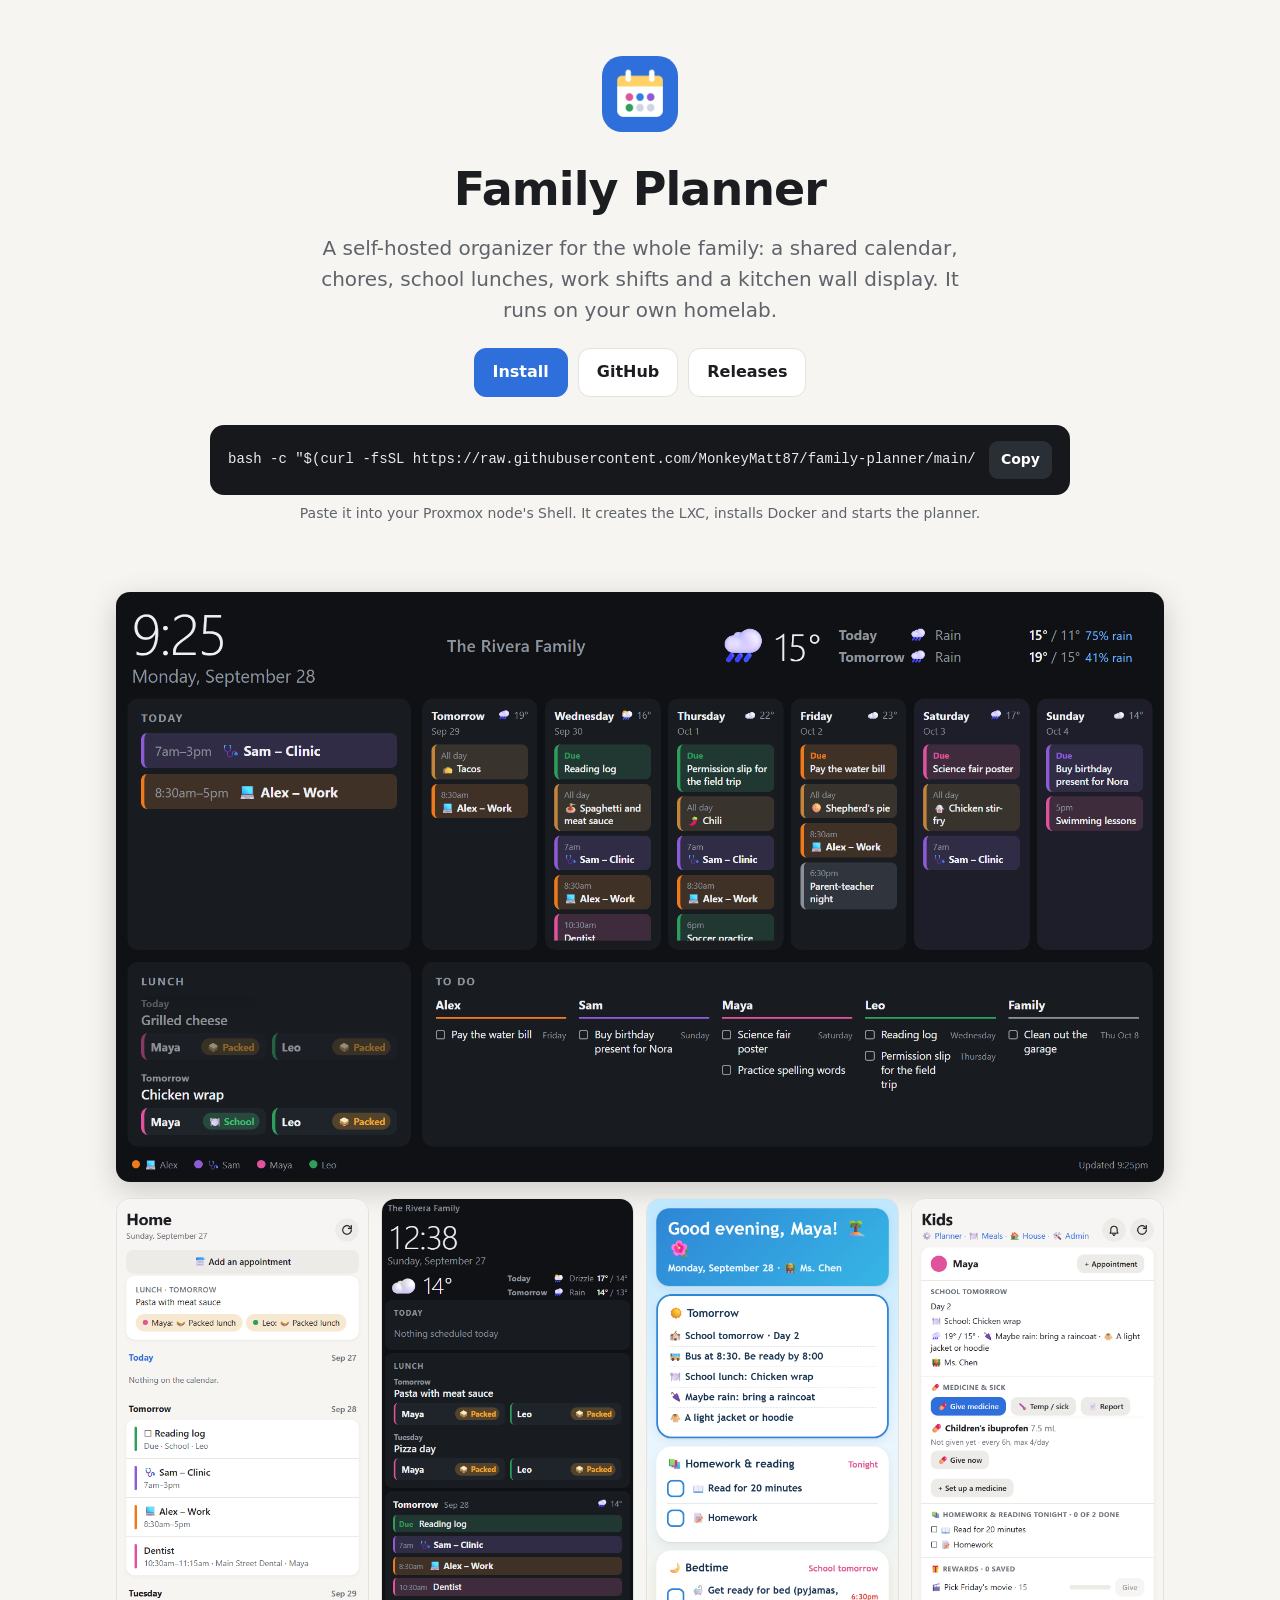
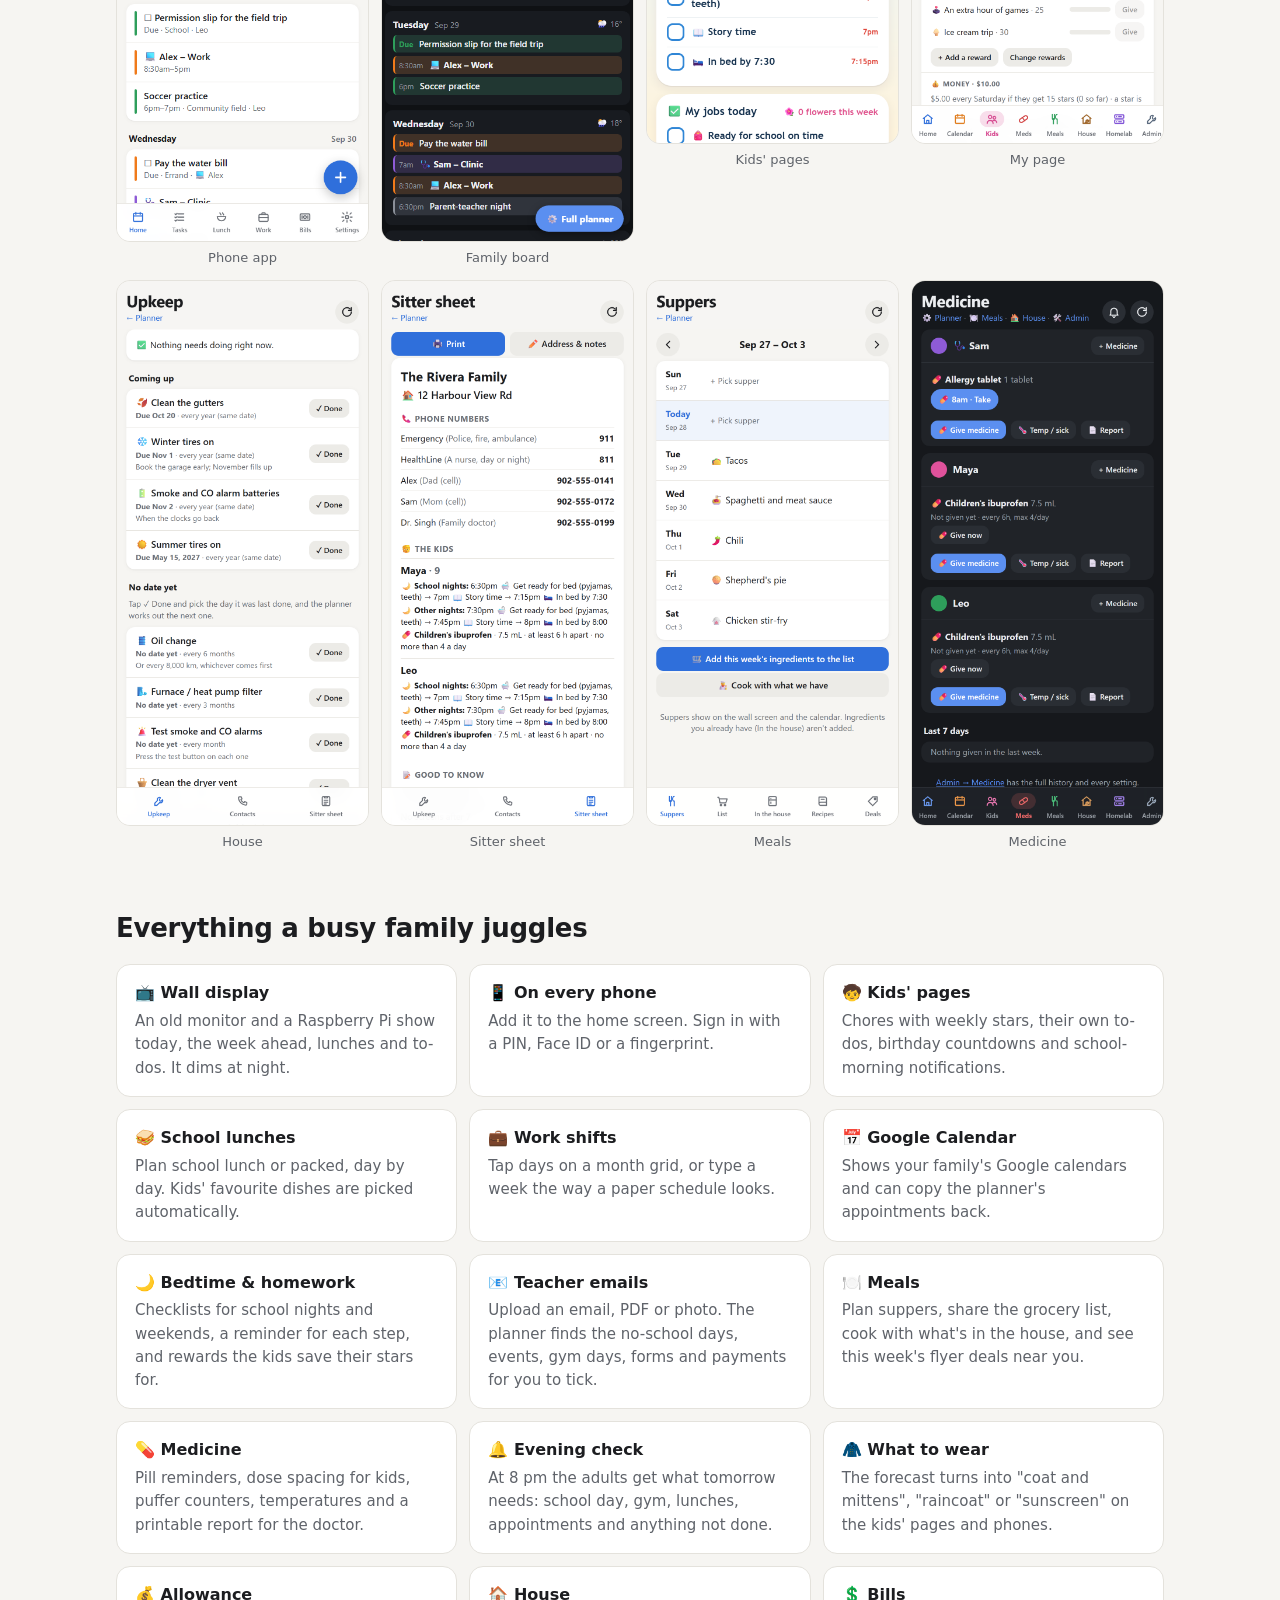
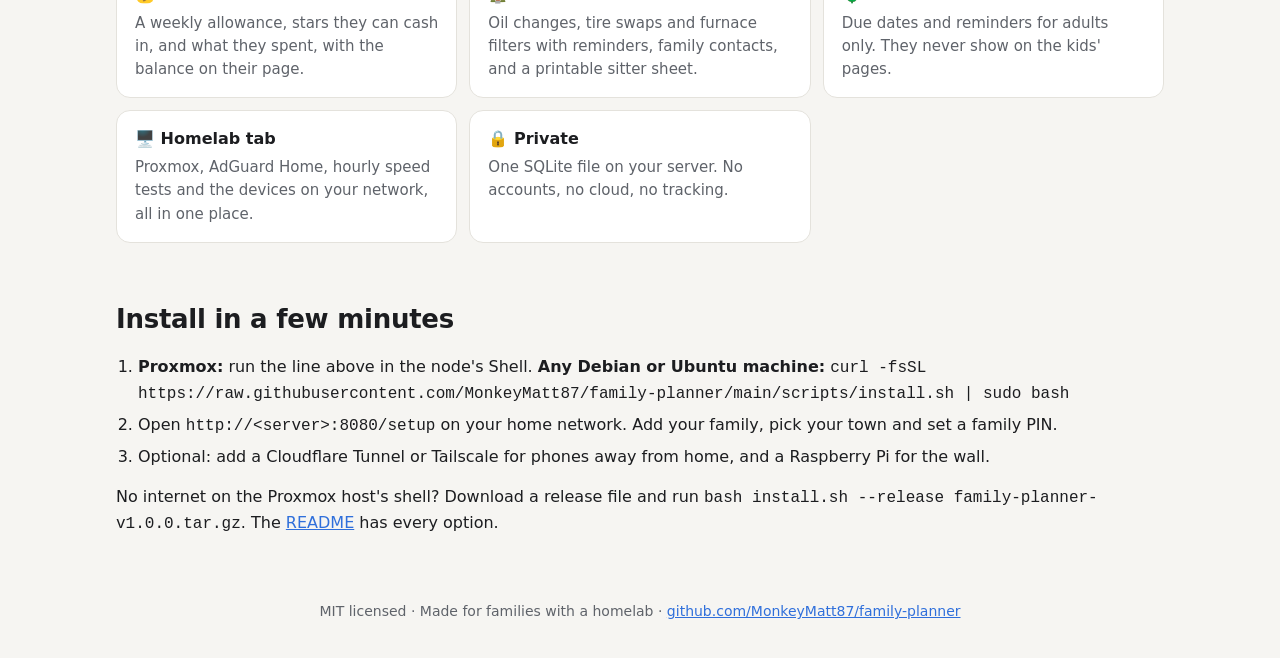
<file: docs/index.html>
<!doctype html>
<html lang="en">
<head>
  <meta charset="utf-8">
  <meta name="viewport" content="width=device-width, initial-scale=1">
  <title>Family Planner</title>
  <meta name="description" content="A self-hosted family organizer for your homelab: shared calendar, chores, school lunches, meals, medicine, shifts, a wall display and kids' pages. One-line Proxmox install.">
  <link rel="icon" href="screenshots/icon.svg" type="image/svg+xml">
  <style>
    :root { --bg: #f6f5f2; --card: #ffffff; --text: #1c1d20; --muted: #5f636a; --line: #e4e2dc; --accent: #2f6fdb; --code: #16181c; --code-text: #e8eaee; }
    @media (prefers-color-scheme: dark) {
      :root:not([data-theme="light"]) { --bg: #121417; --card: #1c1f24; --text: #eceef1; --muted: #9aa0a8; --line: #2c3036; --accent: #6b9bf2; --code: #0b0c0e; }
    }
    :root[data-theme="dark"] { --bg: #121417; --card: #1c1f24; --text: #eceef1; --muted: #9aa0a8; --line: #2c3036; --accent: #6b9bf2; --code: #0b0c0e; }
    * { box-sizing: border-box; }
    body { margin: 0; background: var(--bg); color: var(--text); font: 16px/1.55 system-ui, -apple-system, "Segoe UI", Roboto, sans-serif; }
    .wrap { max-width: 1080px; margin: 0 auto; padding: 0 16px; }
    header { padding: 56px 0 28px; text-align: center; }
    header img.logo { width: 76px; height: 76px; border-radius: 20px; }
    h1 { font-size: clamp(30px, 5vw, 46px); margin: 14px 0 8px; letter-spacing: -.02em; }
    .lead { font-size: clamp(17px, 2.2vw, 20px); color: var(--muted); max-width: 680px; margin: 0 auto; }
    .buttons { display: flex; gap: 10px; justify-content: center; flex-wrap: wrap; margin: 22px 0 0; }
    .btn { display: inline-block; padding: 11px 18px; border-radius: 12px; font-weight: 650; text-decoration: none; border: 1px solid var(--line); color: var(--text); background: var(--card); }
    .btn.primary { background: var(--accent); border-color: var(--accent); color: #fff; }
    .install { background: var(--code); color: var(--code-text); border-radius: 14px; padding: 16px 18px; margin: 28px auto 0; max-width: 860px;
               display: flex; gap: 12px; align-items: center; }
    .install code { font: 14px/1.5 ui-monospace, SFMono-Regular, Menlo, Consolas, monospace; overflow-x: auto; white-space: nowrap; flex: 1; }
    .install button { flex: none; border: 0; border-radius: 9px; padding: 8px 12px; font: inherit; font-size: 14px; font-weight: 600; background: #2a2e35; color: #fff; cursor: pointer; }
    .note { text-align: center; color: var(--muted); font-size: 14px; margin: 8px 0 0; }
    .shot-wide { margin: 40px 0 16px; }
    .shot-wide img { width: 100%; border-radius: 14px; display: block; box-shadow: 0 8px 30px rgba(0,0,0,.18); }
    .shots { display: grid; grid-template-columns: repeat(4, minmax(0, 1fr)); gap: 12px; }
    .shots figure { margin: 0; }
    .shots img { width: 100%; border-radius: 14px; display: block; border: 1px solid var(--line); }
    figcaption { font-size: 13px; color: var(--muted); text-align: center; margin-top: 6px; }
    h2 { font-size: 26px; margin: 56px 0 16px; letter-spacing: -.01em; }
    .grid { display: grid; grid-template-columns: repeat(3, minmax(0, 1fr)); gap: 12px; }
    .card { background: var(--card); border: 1px solid var(--line); border-radius: 14px; padding: 16px 18px; }
    .card h3 { margin: 0 0 4px; font-size: 16px; }
    .card p { margin: 0; color: var(--muted); font-size: 15px; }
    ol.steps { padding-left: 22px; } ol.steps li { margin: 6px 0; }
    pre { background: var(--code); color: var(--code-text); border-radius: 12px; padding: 14px 16px; overflow-x: auto; font: 13.5px/1.55 ui-monospace, SFMono-Regular, Menlo, Consolas, monospace; }
    footer { color: var(--muted); font-size: 14px; text-align: center; padding: 48px 0 40px; }
    a { color: var(--accent); }
    @media (max-width: 760px) { .shots { grid-template-columns: repeat(2, minmax(0, 1fr)); } .grid { grid-template-columns: 1fr; } .install { flex-direction: column; align-items: stretch; } }
  </style>
</head>
<body>
  <div class="wrap">
    <header>
      <img class="logo" src="screenshots/icon-180.png" alt="">
      <h1>Family Planner</h1>
      <p class="lead">A self-hosted organizer for the whole family: a shared calendar, chores, school lunches,
        work shifts and a kitchen wall display. It runs on your own homelab.</p>
      <div class="buttons">
        <a class="btn primary" href="https://github.com/MonkeyMatt87/family-planner#install">Install</a>
        <a class="btn" href="https://github.com/MonkeyMatt87/family-planner">GitHub</a>
        <a class="btn" href="https://github.com/MonkeyMatt87/family-planner/releases">Releases</a>
      </div>
      <div class="install">
        <code id="one-liner">bash -c "$(curl -fsSL https://raw.githubusercontent.com/MonkeyMatt87/family-planner/main/proxmox/install.sh)"</code>
        <button type="button" id="copy">Copy</button>
      </div>
      <p class="note">Paste it into your Proxmox node's Shell. It creates the LXC, installs Docker and starts the planner.</p>
    </header>

    <div class="shot-wide"><img src="screenshots/wall-display.png" alt="The wall display: clock, weather, today, the next six days, lunches and to-dos"></div>
    <div class="shots">
      <figure><img src="screenshots/phone-home.png" alt="Phone app home"><figcaption>Phone app</figcaption></figure>
      <figure><img src="screenshots/phone-board.png" alt="Family board on a phone"><figcaption>Family board</figcaption></figure>
      <figure><img src="screenshots/kids-page.png" alt="A kid's page"><figcaption>Kids' pages</figcaption></figure>
      <figure><img src="screenshots/phone-my-page-kids.png" alt="My page: a card for each kid"><figcaption>My page</figcaption></figure>
      <figure><img src="screenshots/phone-house-upkeep.png" alt="Car and house upkeep"><figcaption>House</figcaption></figure>
      <figure><img src="screenshots/phone-sitter-sheet.png" alt="The sitter sheet"><figcaption>Sitter sheet</figcaption></figure>
      <figure><img src="screenshots/phone-suppers.png" alt="The week's suppers"><figcaption>Meals</figcaption></figure>
      <figure><img src="screenshots/phone-medicine.png" alt="Medicine"><figcaption>Medicine</figcaption></figure>
    </div>

    <h2>Everything a busy family juggles</h2>
    <div class="grid">
      <div class="card"><h3>📺 Wall display</h3><p>An old monitor and a Raspberry Pi show today, the week ahead, lunches and to-dos. It dims at night.</p></div>
      <div class="card"><h3>📱 On every phone</h3><p>Add it to the home screen. Sign in with a PIN, Face ID or a fingerprint.</p></div>
      <div class="card"><h3>🧒 Kids' pages</h3><p>Chores with weekly stars, their own to-dos, birthday countdowns and school-morning notifications.</p></div>
      <div class="card"><h3>🥪 School lunches</h3><p>Plan school lunch or packed, day by day. Kids' favourite dishes are picked automatically.</p></div>
      <div class="card"><h3>💼 Work shifts</h3><p>Tap days on a month grid, or type a week the way a paper schedule looks.</p></div>
      <div class="card"><h3>📅 Google Calendar</h3><p>Shows your family's Google calendars and can copy the planner's appointments back.</p></div>
      <div class="card"><h3>🌙 Bedtime &amp; homework</h3><p>Checklists for school nights and weekends, a reminder for each step, and rewards the kids save their stars for.</p></div>
      <div class="card"><h3>📧 Teacher emails</h3><p>Upload an email, PDF or photo. The planner finds the no-school days, events, gym days, forms and payments for you to tick.</p></div>
      <div class="card"><h3>🍽️ Meals</h3><p>Plan suppers, share the grocery list, cook with what's in the house, and see this week's flyer deals near you.</p></div>
      <div class="card"><h3>💊 Medicine</h3><p>Pill reminders, dose spacing for kids, puffer counters, temperatures and a printable report for the doctor.</p></div>
      <div class="card"><h3>🔔 Evening check</h3><p>At 8 pm the adults get what tomorrow needs: school day, gym, lunches, appointments and anything not done.</p></div>
      <div class="card"><h3>🧥 What to wear</h3><p>The forecast turns into "coat and mittens", "raincoat" or "sunscreen" on the kids' pages and phones.</p></div>
      <div class="card"><h3>💰 Allowance</h3><p>A weekly allowance, stars they can cash in, and what they spent, with the balance on their page.</p></div>
      <div class="card"><h3>🏠 House</h3><p>Oil changes, tire swaps and furnace filters with reminders, family contacts, and a printable sitter sheet.</p></div>
      <div class="card"><h3>💲 Bills</h3><p>Due dates and reminders for adults only. They never show on the kids' pages.</p></div>
      <div class="card"><h3>🖥️ Homelab tab</h3><p>Proxmox, AdGuard Home, hourly speed tests and the devices on your network, all in one place.</p></div>
      <div class="card"><h3>🔒 Private</h3><p>One SQLite file on your server. No accounts, no cloud, no tracking.</p></div>
    </div>

    <h2>Install in a few minutes</h2>
    <ol class="steps">
      <li><b>Proxmox:</b> run the line above in the node's Shell. <b>Any Debian or Ubuntu machine:</b>
        <code>curl -fsSL https://raw.githubusercontent.com/MonkeyMatt87/family-planner/main/scripts/install.sh | sudo bash</code></li>
      <li>Open <code>http://&lt;server&gt;:8080/setup</code> on your home network. Add your family, pick your town and set a family PIN.</li>
      <li>Optional: add a Cloudflare Tunnel or Tailscale for phones away from home, and a Raspberry Pi for the wall.</li>
    </ol>
    <p>No internet on the Proxmox host's shell? Download a release file and run
      <code>bash install.sh --release family-planner-v1.0.0.tar.gz</code>. The <a href="https://github.com/MonkeyMatt87/family-planner#install">README</a> has every option.</p>

    <footer>MIT licensed · Made for families with a homelab · <a href="https://github.com/MonkeyMatt87/family-planner">github.com/MonkeyMatt87/family-planner</a></footer>
  </div>
  <script>
    document.getElementById("copy").addEventListener("click", async e => {
      try { await navigator.clipboard.writeText(document.getElementById("one-liner").textContent); e.target.textContent = "Copied"; }
      catch (_) { e.target.textContent = "Select and copy"; }
      setTimeout(() => (e.target.textContent = "Copy"), 1800);
    });
  </script>
</body>
</html>
</file>
